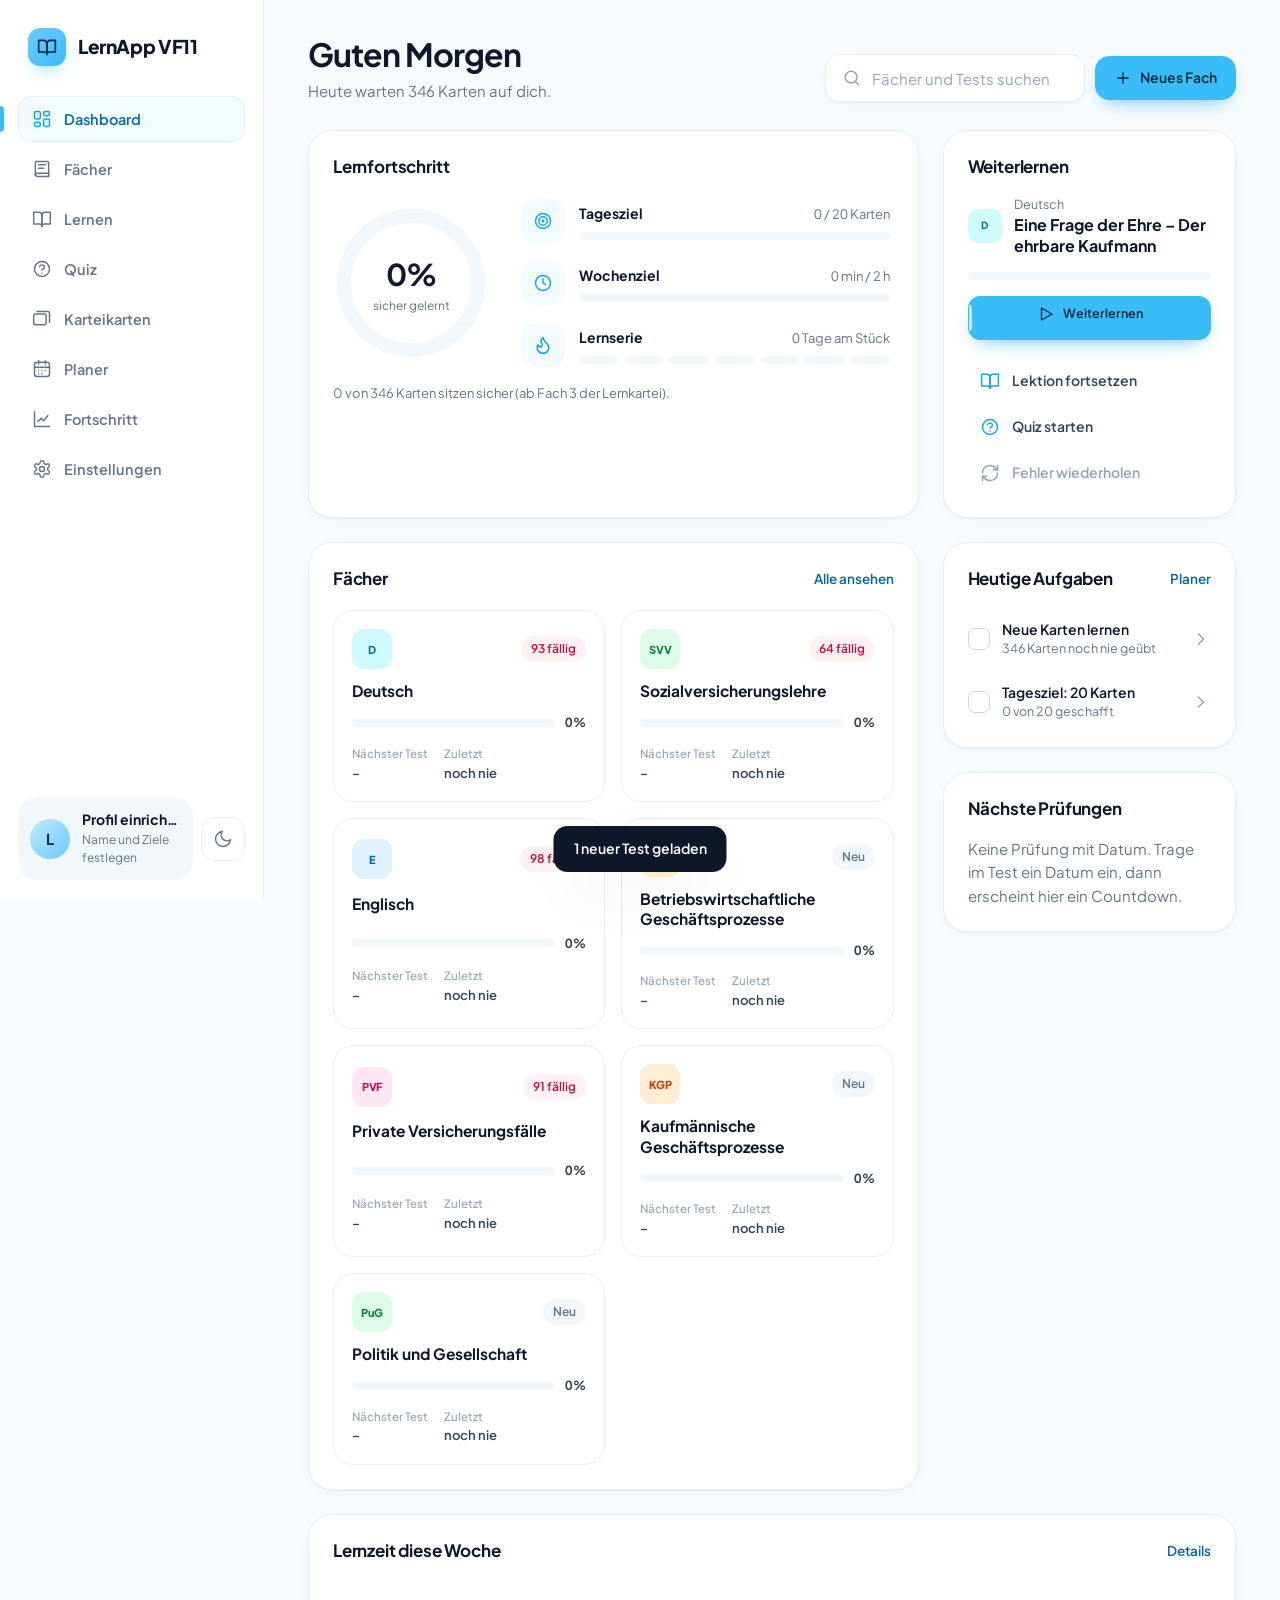
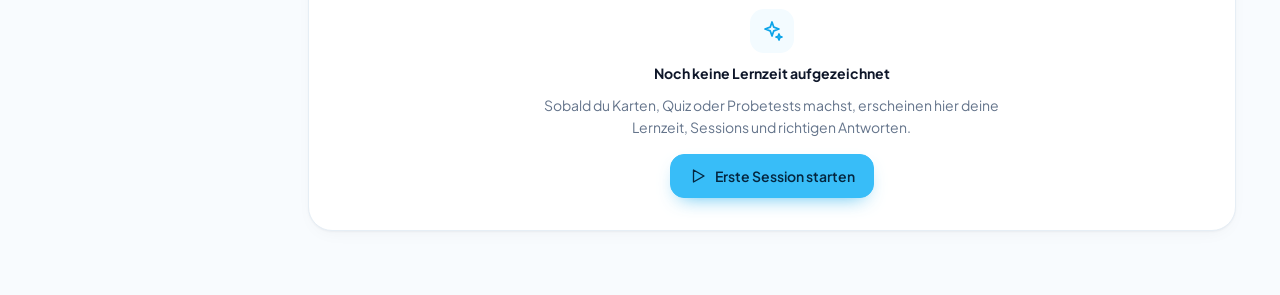
<file: index.html>
<!doctype html>
<html lang="de">
<head>
  <meta charset="utf-8">
  <meta name="viewport" content="width=device-width, initial-scale=1, viewport-fit=cover">
  <title>LernApp VF11</title>
  <meta name="robots" content="noindex">
  <meta name="theme-color" content="#F8FBFE">
  <meta name="apple-mobile-web-app-capable" content="yes">
  <meta name="apple-mobile-web-app-title" content="LernApp VF11">
  <link rel="icon" href="data:image/svg+xml,%3Csvg xmlns='http://www.w3.org/2000/svg' viewBox='0 0 32 32'%3E%3Crect width='32' height='32' rx='9' fill='%2338BDF8'/%3E%3Cpath d='M8 10h6a3 3 0 0 1 3 3v10a2 2 0 0 0-2-2H8zM24 10h-6a3 3 0 0 0-3 3v10a2 2 0 0 1 2-2h7z' fill='none' stroke='%2304263F' stroke-width='1.8' stroke-linejoin='round'/%3E%3C/svg%3E">
  <link rel="preconnect" href="https://fonts.googleapis.com">
  <link rel="preconnect" href="https://fonts.gstatic.com" crossorigin>
  <link href="https://fonts.googleapis.com/css2?family=Plus+Jakarta+Sans:wght@400;500;600;700;800&display=swap" rel="stylesheet">
  <link rel="stylesheet" href="css/design.css">
  <script>
    // Farbschema vor dem ersten Zeichnen setzen (kein helles Aufblitzen im Dunkelmodus)
    try { document.documentElement.dataset.theme = (JSON.parse(localStorage.getItem('lernapp.v1') || '{}').prefs || {}).theme || 'light'; } catch (e) { document.documentElement.dataset.theme = 'light'; }
  </script>
</head>
<body>
  <a class="skip" href="#main">Zum Inhalt springen</a>
  <div class="app">
    <aside id="side" class="side" aria-label="Navigation"></aside>
    <main id="main" tabindex="-1"></main>
  </div>
  <nav id="bottom" class="bottom-nav" aria-label="Navigation"></nav>
  <div class="scrim" aria-hidden="true"></div>
  <div id="toast" role="status" aria-live="polite"></div>
  <dialog id="dialog"></dialog>

  <script>
    if (location.protocol === 'file:') {
      document.getElementById('main').innerHTML =
        '<div class="filewarn"><h1>Bitte über „LernApp starten.bat“ öffnen</h1>' +
        '<p>Die App braucht einen kleinen lokalen Server, damit PDF-Lesen und Texterkennung funktionieren. ' +
        'Doppelklicke im Ordner <b>lernapp</b> auf <b>LernApp starten.bat</b>.</p></div>';
    }
  </script>
  <script type="module" src="js/app.js"></script>
</body>
</html>
</file>
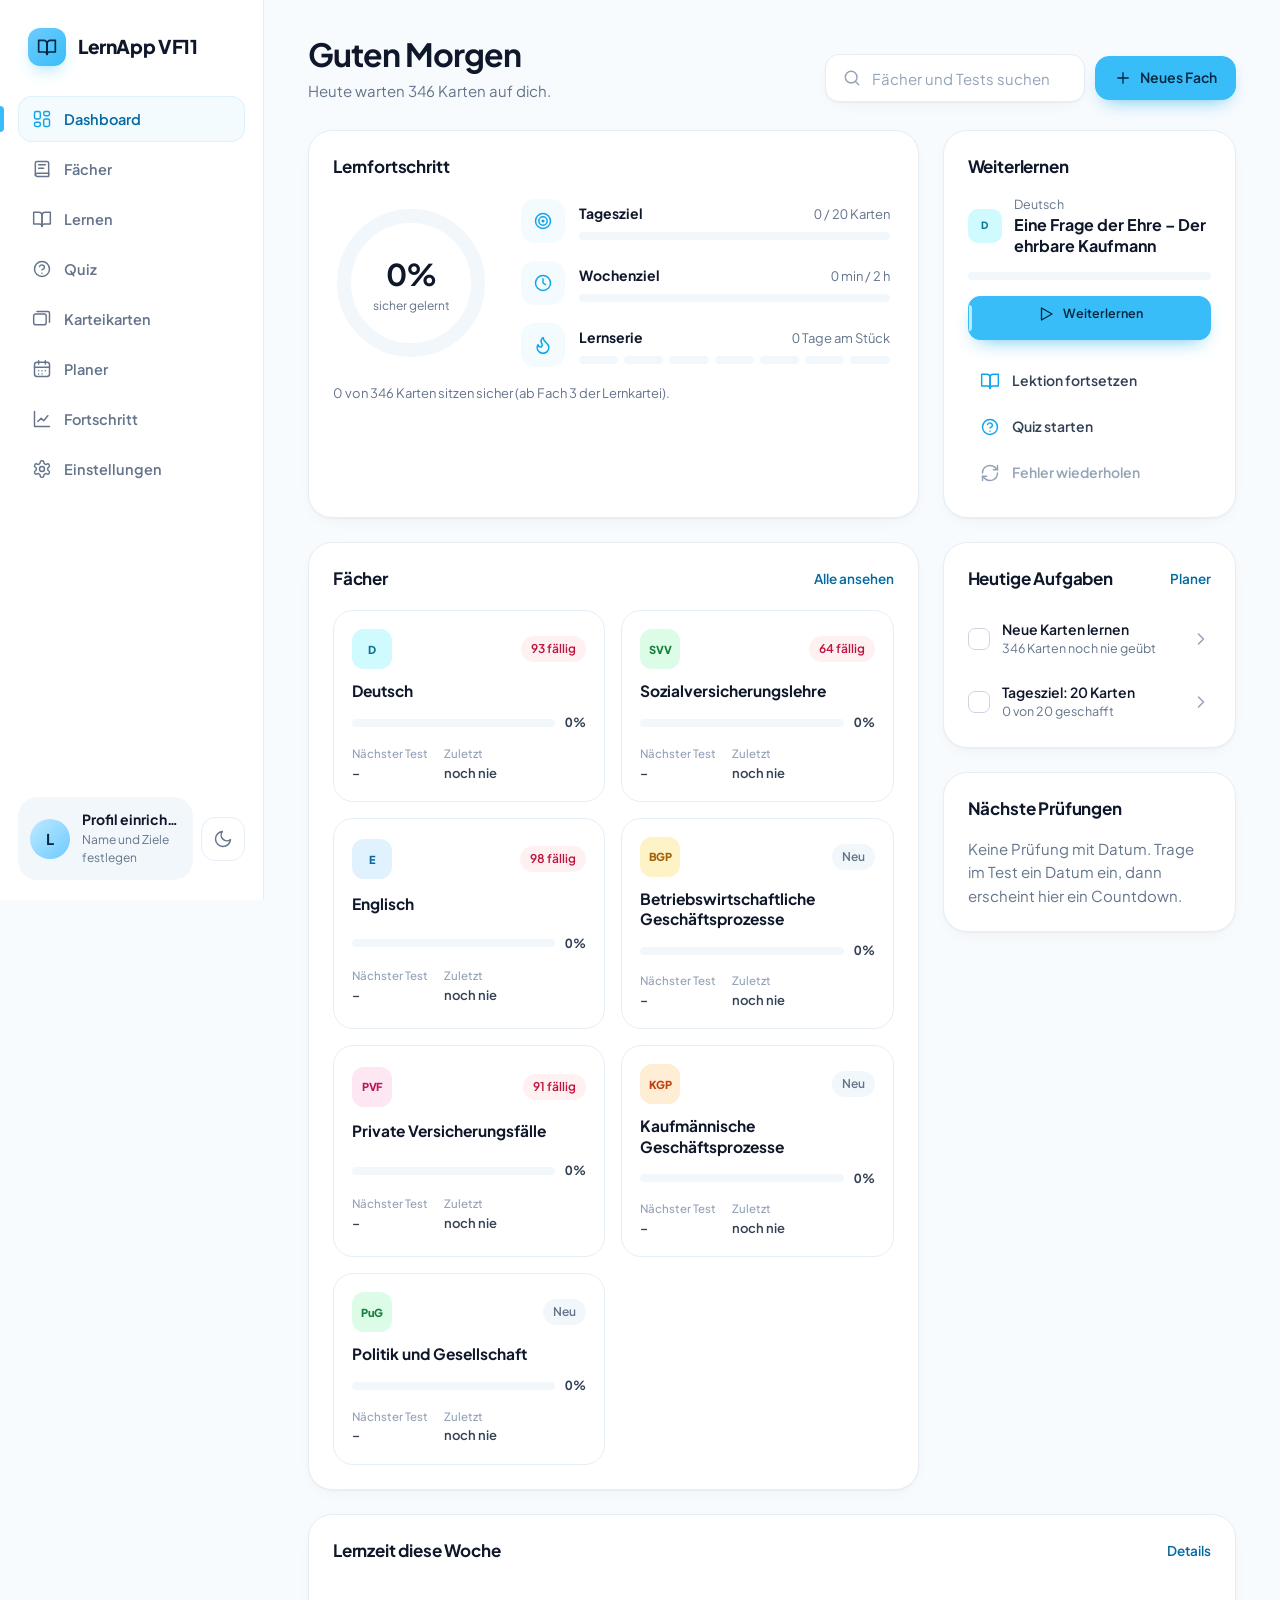
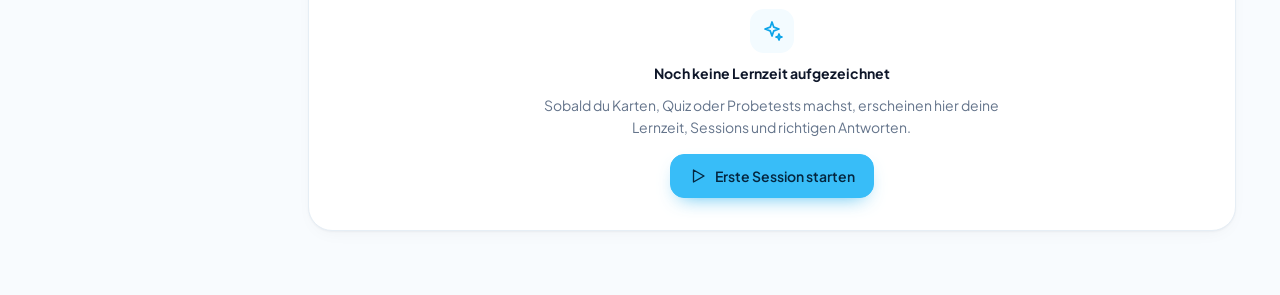
<file: handy/index.html>
<!doctype html>
<html lang="de">
<head>
<meta charset="utf-8">
<meta name="viewport" content="width=device-width, initial-scale=1">
<meta name="robots" content="noindex">
<title>LernApp VF11</title>
<script>location.replace('../' + location.hash);</script>
</head>
<body><p>Die LernApp VF11 ist umgezogen: <a href="../">hier weiter</a>.</p></body>
</html>
</file>
<file: css/design.css>
/* ==========================================================================
   LernApp – Designsystem
   Premium-SaaS-Lernapp: helle Flächen, weiße Karten mit weichen Schatten,
   hellblaue Akzente (nur für Aktives, Fortschritt, Buttons, Diagramme).
   Schrift: Plus Jakarta Sans · Raster 4/8 · Karten 24px, kleine Karten 20px, Buttons/Inputs 14px
   ========================================================================== */
:root {
  /* Farben (Vorgabe) */
  --primary: #6ECBFF;
  --secondary: #BEE9FF;
  --accent: #38BDF8;
  --tint: #F3FBFF;
  --strong: #0EA5E9;
  --bg: #F8FBFE;
  --card: #FFFFFF;
  --ink: #0F172A;
  --muted: #64748B;
  --border: #E6EEF5;
  --soft: #F2F7FB;
  /* abgeleitet */
  --ink-2: #334155;
  --faint: #94A3B8;
  --on-accent: #04263F;          /* dunkle Schrift auf Hellblau – gut lesbar */
  --accent-text: #0369A1;        /* Hellblau als Textfarbe mit genug Kontrast */
  --ok: #16A34A; --ok-soft: #ECFDF3;
  --warn: #D97706; --warn-soft: #FFF7E6;
  --bad: #DC2626; --bad-soft: #FEF2F2;
  /* Form */
  --r-xl: 24px; --r-lg: 20px; --r-md: 14px; --r-sm: 10px;
  --sh-1: 0 1px 2px rgba(15, 23, 42, .04), 0 6px 20px -8px rgba(15, 23, 42, .06);
  --sh-2: 0 2px 6px rgba(15, 23, 42, .05), 0 18px 40px -16px rgba(14, 165, 233, .22);
  --sh-3: 0 24px 60px -20px rgba(15, 23, 42, .28);
  --font: 'Plus Jakarta Sans', 'Segoe UI', system-ui, -apple-system, sans-serif;
  --ease: cubic-bezier(.2, .8, .2, 1);
  --side-w: 264px;
  /* Linien & Zustandsfarben */
  --line-accent: #DDF2FD; --border-hover: #D6E3EE; --border-accent: #D6ECFA; --check-line: #CBD5E1;
  --drop-line: #C9DCEA; --drop-hover: #EAF7FF;
  --gold: #F59E0B; --gold-fill: #FCD34D;
  --hot-bg: #FFF1F2; --hot-fg: #BE123C; --warn-text: #B45309;
  --ok-line: #BBF7D0; --bad-line: #FECACA; --warn-line: #FDE68A;
  --backdrop: rgba(15, 23, 42, .32);
  --toast-bg: #0F172A; --toast-fg: #FFFFFF;
  color-scheme: light;
}

/* ---------- Grundlagen ---------- */
*, *::before, *::after { box-sizing: border-box; }
html, body { margin: 0; min-height: 100%; }
body { background: var(--bg); color: var(--ink); font: 400 15px/1.55 var(--font); -webkit-font-smoothing: antialiased; -webkit-tap-highlight-color: transparent; }
h1, h2, h3, p { margin: 0; }
a { color: var(--accent-text); }
button, input, select, textarea { font: inherit; color: inherit; }
:focus-visible { outline: 3px solid var(--secondary); outline-offset: 2px; border-radius: 10px; }
.ic { width: 20px; height: 20px; flex: none; fill: none; stroke: currentColor; stroke-width: 1.75; stroke-linecap: round; stroke-linejoin: round; }
.skip { position: absolute; left: -999px; }
.skip:focus { left: 16px; top: 16px; z-index: 99; background: var(--card); padding: 8px 12px; border-radius: 10px; }
.muted { color: var(--muted); }
.small { font-size: 13px; }
.hint { color: var(--muted); font-size: 13px; }
.pad-x { padding: 0 24px 20px; }
.center { text-align: center; justify-content: center; }
.stack { display: grid; gap: 24px; align-content: start; }
.mt { margin-top: 24px; }
[hidden] { display: none !important; }

/* ---------- App-Rahmen ---------- */
.app { display: grid; grid-template-columns: var(--side-w) minmax(0, 1fr); min-height: 100vh; }
#main { width: 100%; max-width: 1320px; padding: 36px 44px 64px; outline: none; display: grid; gap: 28px; align-content: start; }

/* Sidebar */
.side {
  position: sticky; top: 0; height: 100vh; overflow-y: auto; display: flex; flex-direction: column; gap: 8px;
  padding: 28px 18px 20px; background: var(--card); border-right: 1px solid var(--border);
}
.logo { display: flex; align-items: center; gap: 12px; padding: 0 10px 22px; color: var(--ink); text-decoration: none; font-weight: 800; font-size: 19px; letter-spacing: -.02em; }
.logo-mark { width: 38px; height: 38px; border-radius: 12px; display: grid; place-items: center; background: linear-gradient(135deg, var(--primary), var(--accent)); color: var(--on-accent); box-shadow: 0 8px 18px -8px rgba(56, 189, 248, .7); }
.logo-mark .ic { width: 20px; height: 20px; stroke-width: 2; }
.nav { display: grid; gap: 4px; }
.nav-item {
  position: relative; display: flex; align-items: center; gap: 12px; min-height: 46px; padding: 10px 14px; border-radius: var(--r-md);
  color: var(--muted); text-decoration: none; font-weight: 600; font-size: 14.5px; transition: background .18s var(--ease), color .18s var(--ease);
}
.nav-item:hover { background: var(--soft); color: var(--ink); }
.nav-item[aria-current="page"] { background: var(--tint); color: var(--accent-text); box-shadow: inset 0 0 0 1px var(--line-accent); }
.nav-item[aria-current="page"]::before { content: ''; position: absolute; left: -18px; top: 10px; bottom: 10px; width: 4px; border-radius: 0 4px 4px 0; background: var(--accent); }
.nav-item[aria-current="page"] .ic { color: var(--strong); }
.userbox { margin-top: auto; display: flex; align-items: center; gap: 12px; padding: 12px; border-radius: var(--r-lg); background: var(--soft); text-decoration: none; color: var(--ink); transition: background .18s; }
.userbox:hover { background: var(--tint); }
.userbox-txt { display: grid; min-width: 0; }
.userbox-txt b { font-size: 14px; white-space: nowrap; overflow: hidden; text-overflow: ellipsis; }
.userbox-txt small { display: flex; align-items: center; gap: 4px; color: var(--muted); font-size: 12px; }
.userbox-txt small .ic { width: 14px; height: 14px; color: var(--gold); }
.avatar { width: 40px; height: 40px; flex: none; border-radius: 50%; display: grid; place-items: center; background: linear-gradient(135deg, var(--secondary), var(--primary)); color: var(--on-accent); font-weight: 700; text-decoration: none; }
.avatar.sm { width: 36px; height: 36px; font-size: 14px; }
.avatar.lg { width: 64px; height: 64px; font-size: 24px; }

/* Mobile-Leiste, Drawer, Bottom-Navigation */
.mobile-bar { display: none; }
.bottom-nav { display: none; }
.scrim { display: none; }

/* ---------- Seitenkopf ---------- */
.page-head { display: flex; justify-content: space-between; align-items: flex-end; gap: 20px; flex-wrap: wrap; }
.page-head h1 { font-size: 32px; line-height: 1.15; font-weight: 700; letter-spacing: -.03em; }
.page-head p { margin-top: 6px; color: var(--muted); font-size: 15px; max-width: 64ch; }
.page-actions { display: flex; gap: 10px; align-items: center; flex-wrap: wrap; }
.title-with-ico { display: inline-flex; align-items: center; gap: 14px; }
.crumbs { display: flex; align-items: center; gap: 6px; font-size: 13px; color: var(--muted); margin-bottom: -16px; flex-wrap: wrap; }
.crumbs a { color: var(--muted); text-decoration: none; font-weight: 500; }
.crumbs a:hover { color: var(--accent-text); }
.crumbs .ic { width: 14px; height: 14px; color: var(--faint); }
.crumbs span { color: var(--ink); font-weight: 600; }

/* ---------- Grid & Karten ---------- */
.dash { display: grid; grid-template-columns: repeat(12, minmax(0, 1fr)); gap: 24px; align-items: start; }
.span-4 { grid-column: span 4; } .span-5 { grid-column: span 5; } .span-6 { grid-column: span 6; }
.span-7 { grid-column: span 7; } .span-8 { grid-column: span 8; } .span-12 { grid-column: span 12; }
.card { background: var(--card); border: 1px solid var(--border); border-radius: var(--r-xl); box-shadow: var(--sh-1); padding: 0 0 4px; min-width: 0; }
.card-head { display: flex; justify-content: space-between; align-items: flex-start; gap: 12px; padding: 22px 24px 16px; }
.card-head h2 { font-size: 17px; font-weight: 700; letter-spacing: -.01em; }
.card-sub { color: var(--muted); font-size: 13px; margin-top: 2px; }
.card-foot { color: var(--muted); font-size: 13px; padding: 4px 24px 20px; }
.link-btn { border: 0; background: none; padding: 4px 0; color: var(--accent-text); font-weight: 600; font-size: 13.5px; text-decoration: none; cursor: pointer; white-space: nowrap; }
.link-btn:hover { color: var(--strong); }

/* ---------- Buttons & Eingaben ---------- */
.btn {
  display: inline-flex; align-items: center; justify-content: center; gap: 8px; min-height: 44px; padding: 10px 18px;
  border-radius: var(--r-md); border: 1px solid var(--border); background: var(--card); color: var(--ink);
  font-weight: 600; font-size: 14px; text-decoration: none; cursor: pointer; white-space: nowrap;
  transition: background .18s var(--ease), border-color .18s var(--ease), transform .12s var(--ease), box-shadow .18s var(--ease);
}
.btn:hover { background: var(--soft); border-color: var(--border-hover); }
.btn:active { transform: translateY(1px) scale(.99); }
.btn.primary { background: var(--accent); border-color: var(--accent); color: var(--on-accent); box-shadow: 0 8px 20px -10px rgba(14, 165, 233, .8); }
.btn.primary:hover { background: var(--primary); border-color: var(--primary); }
.btn.danger { background: var(--bad-soft); border-color: var(--bad-line); color: var(--bad); }
.btn.danger-text { border-color: transparent; background: none; color: var(--bad); margin-right: auto; }
.btn.block { width: 100%; }
.btn.sm { min-height: 36px; padding: 6px 12px; font-size: 13px; border-radius: 12px; }
.btn.small { min-height: 36px; padding: 6px 14px; font-size: 13px; }
.btn.ghost { border-color: transparent; background: none; color: var(--accent-text); }
.btn.disabled, .btn:disabled { opacity: .45; pointer-events: none; }
.btn .ic { width: 18px; height: 18px; }
.btn-row { display: flex; gap: 10px; flex-wrap: wrap; }
.icon-btn { width: 40px; height: 40px; display: inline-grid; place-items: center; border-radius: 12px; border: 1px solid transparent; background: none; color: var(--muted); cursor: pointer; transition: background .18s, color .18s; }
.icon-btn:hover { background: var(--soft); color: var(--ink); }
.icon-btn.star.on { color: var(--gold); }
.icon-btn.star.on .ic { fill: var(--gold-fill); }

input[type="text"], input[type="date"], input[type="number"], input[type="search"], select, textarea {
  width: 100%; min-height: 48px; padding: 12px 16px; border-radius: var(--r-md); border: 1px solid var(--border); background: var(--soft);
  font-size: 15px; color: var(--ink); transition: border-color .18s, background .18s, box-shadow .18s;
}
input::placeholder, textarea::placeholder { color: var(--faint); }
input:focus, select:focus, textarea:focus { outline: none; border-color: var(--primary); background: var(--card); box-shadow: 0 0 0 4px var(--tint); }
textarea { min-height: 110px; resize: vertical; line-height: 1.5; }
label.field, .field { display: grid; gap: 8px; font-weight: 600; font-size: 13.5px; color: var(--ink-2); }
.field .opt { color: var(--faint); font-weight: 500; }
.field-row { display: grid; grid-template-columns: 1fr 1fr; gap: 12px; }
.input-unit { display: flex; align-items: center; gap: 10px; font-weight: 500; color: var(--muted); }
.input-unit input { max-width: 140px; }
.form { display: grid; gap: 16px; padding: 0 24px 24px; justify-items: start; }
.form .field { width: 100%; }
.search { display: flex; align-items: center; gap: 10px; min-width: 260px; height: 48px; padding: 0 16px; border-radius: var(--r-md); border: 1px solid var(--border); background: var(--card); color: var(--faint); box-shadow: var(--sh-1); }
.search input { border: 0; background: none; padding: 0; min-height: 0; height: 100%; box-shadow: none; }
.search input:focus { box-shadow: none; background: none; }
.search:focus-within { border-color: var(--primary); box-shadow: 0 0 0 4px var(--tint); }
.picker { display: flex; align-items: center; gap: 8px; padding: 0 6px 0 14px; height: 46px; border-radius: var(--r-md); border: 1px solid var(--border); background: var(--card); color: var(--muted); box-shadow: var(--sh-1); }
.picker select { border: 0; background: none; min-height: 0; height: 100%; padding: 0 28px 0 0; font-weight: 600; color: var(--ink); max-width: 340px; box-shadow: none; }
.chips { display: flex; gap: 8px; flex-wrap: wrap; padding: 0 24px 12px; }
.chip { border: 1px solid var(--border); background: var(--card); border-radius: 999px; padding: 7px 14px; font-size: 13px; font-weight: 600; color: var(--muted); cursor: pointer; transition: all .18s; }
.chip:hover { color: var(--ink); }
.chip[aria-pressed="true"] { background: var(--tint); border-color: var(--secondary); color: var(--accent-text); }

/* ---------- Badges, Icons ---------- */
.badge { display: inline-flex; align-items: center; height: 26px; padding: 0 10px; border-radius: 999px; font-size: 12px; font-weight: 600; background: var(--soft); color: var(--muted); white-space: nowrap; }
.badge[data-s="faellig"], .badge[data-p="hoch"] { background: var(--hot-bg); color: var(--hot-fg); }
.badge[data-p="mittel"], .badge[data-s="leer"] { background: var(--warn-soft); color: var(--warn-text); }
.badge[data-s="ok"], .badge[data-p="niedrig"] { background: var(--tint); color: var(--accent-text); }
.badge[data-s="neu"] { background: var(--soft); color: var(--muted); }
.prio { font-size: 11px; font-weight: 700; padding: 3px 8px; border-radius: 999px; background: var(--soft); color: var(--muted); text-transform: capitalize; }
.prio[data-p="hoch"] { background: var(--hot-bg); color: var(--hot-fg); }
.prio[data-p="mittel"] { background: var(--warn-soft); color: var(--warn-text); }
.prio[data-p="niedrig"] { background: var(--tint); color: var(--accent-text); }
.subj-ico { --bg: #E0F2FE; --fg: #0369A1; width: 40px; height: 40px; flex: none; border-radius: 12px; display: inline-grid; place-items: center; background: var(--bg); color: var(--fg); font-size: 11px; font-weight: 800; letter-spacing: -.02em; }
.subj-ico[data-tone="lila"] { --bg: #CFFAFE; --fg: #0E7490; }
.subj-ico[data-tone="gruen"] { --bg: #DCFCE7; --fg: #15803D; }
.subj-ico[data-tone="gelb"] { --bg: #FEF3C7; --fg: #A16207; }
.subj-ico[data-tone="pink"] { --bg: #FCE7F3; --fg: #BE185D; }
.subj-ico[data-tone="orange"] { --bg: #FFEDD5; --fg: #C2410C; }
.subj-ico.xs { width: 22px; height: 22px; border-radius: 7px; font-size: 7.5px; }
.subj-ico.sm { width: 34px; height: 34px; border-radius: 10px; font-size: 10px; }
.subj-ico.lg { width: 48px; height: 48px; border-radius: 14px; font-size: 13px; }
.row-ico, .mode-ico, .goal-ico, .kpi-ico { display: inline-grid; place-items: center; flex: none; border-radius: 12px; background: var(--tint); color: var(--strong); }
.row-ico { width: 40px; height: 40px; }
.mode-ico { width: 44px; height: 44px; border-radius: 14px; }
.mode-ico.big { width: 56px; height: 56px; border-radius: 16px; }
.mode-ico.big .ic { width: 26px; height: 26px; }

/* ---------- Fortschritt ---------- */
.meter { position: relative; height: 8px; border-radius: 999px; background: var(--soft); overflow: hidden; }
.meter > i { position: absolute; inset: 0 auto 0 0; border-radius: inherit; background: linear-gradient(90deg, var(--primary), var(--accent)); transition: width .6s var(--ease); }
.meter > i.indet { width: 35%; animation: indet 1.1s ease-in-out infinite alternate; }
@keyframes indet { from { left: 0; } to { left: 65%; } }
.ring .ring-bg { fill: none; stroke: var(--soft); }
.ring .ring-fg { fill: none; stroke: url(#none) var(--accent); stroke-linecap: round; transition: stroke-dashoffset .8s var(--ease); }
.ring-wrap { position: relative; display: grid; place-items: center; }
.ring-wrap.center { padding: 4px 0 8px; }
.ring-label { position: absolute; display: grid; justify-items: center; }
.ring-label b { font-size: 30px; font-weight: 700; letter-spacing: -.03em; }
.ring-label small { font-size: 12px; color: var(--muted); }
.progress-hero { display: grid; grid-template-columns: auto 1fr; gap: 36px; align-items: center; padding: 4px 28px 12px; }
.goal-list { display: grid; gap: 18px; }
.goal { display: grid; grid-template-columns: auto 1fr; gap: 14px; align-items: center; }
.goal-ico { width: 44px; height: 44px; border-radius: 14px; }
.goal > div { display: grid; grid-template-columns: 1fr auto; gap: 2px 12px; align-items: baseline; }
.goal b { font-size: 14px; }
.goal small { color: var(--muted); font-size: 13px; font-variant-numeric: tabular-nums; }
.goal .meter, .goal .streak-dots { grid-column: 1 / -1; margin-top: 6px; }
.streak-dots { display: grid; grid-template-columns: repeat(7, 1fr); gap: 6px; }
.streak-dots i { height: 8px; border-radius: 999px; background: var(--soft); }
.streak-dots i.on { background: linear-gradient(90deg, var(--primary), var(--accent)); }

/* Weiterlernen */
.continue { display: grid; gap: 16px; padding: 0 24px 20px; }
.continue-meta { display: flex; align-items: center; gap: 12px; }
.continue-meta > span { display: grid; min-width: 0; }
.continue-meta small { color: var(--muted); font-size: 12.5px; }
.continue-meta b { font-size: 16px; line-height: 1.3; }
.quick { display: grid; gap: 4px; margin-top: 4px; }
.quick a { display: flex; align-items: center; gap: 12px; padding: 10px 12px; border-radius: var(--r-md); color: var(--ink-2); text-decoration: none; font-weight: 600; font-size: 14px; transition: background .18s; }
.quick a:hover { background: var(--soft); }
.quick a .ic { color: var(--strong); }
.quick a.muted-link { color: var(--faint); }
.quick a.muted-link .ic { color: var(--faint); }

/* Fächer */
.subject-grid { display: grid; grid-template-columns: repeat(auto-fill, minmax(220px, 1fr)); gap: 16px; padding: 0 24px 20px; }
.subject-grid.wide { padding: 0; grid-template-columns: repeat(auto-fill, minmax(260px, 1fr)); gap: 24px; }
.subject {
  display: grid; gap: 12px; padding: 18px; border-radius: var(--r-lg); border: 1px solid var(--border); background: var(--card);
  color: var(--ink); text-decoration: none; text-align: left; cursor: pointer; transition: transform .2s var(--ease), box-shadow .2s var(--ease), border-color .2s;
}
.subject-grid.wide .subject { padding: 22px; border-radius: var(--r-xl); box-shadow: var(--sh-1); }
.subject:hover, .test-card:hover, .mode:hover, .topic:hover { transform: translateY(-2px); box-shadow: var(--sh-2); border-color: var(--border-accent); }
.subject-top { display: flex; justify-content: space-between; align-items: center; }
.subject-name { font-size: 15.5px; font-weight: 700; line-height: 1.3; overflow-wrap: anywhere; hyphens: auto; }
.subject-progress { display: grid; grid-template-columns: 1fr auto; gap: 10px; align-items: center; }
.subject-progress small { font-weight: 700; font-size: 12.5px; color: var(--ink-2); font-variant-numeric: tabular-nums; }
.subject-meta { display: flex; gap: 16px; font-size: 13px; font-weight: 600; color: var(--ink-2); }
.subject-meta small { display: block; font-weight: 500; font-size: 11.5px; color: var(--faint); }
.subject.add { place-content: center; justify-items: center; text-align: center; border-style: dashed; background: transparent; box-shadow: none; color: var(--muted); min-height: 180px; }
.subject.add b { color: var(--ink); }
.add-ico { width: 44px; height: 44px; border-radius: 14px; display: grid; place-items: center; background: var(--tint); color: var(--strong); }

/* Tests */
.test-grid { display: grid; grid-template-columns: repeat(auto-fill, minmax(300px, 1fr)); gap: 24px; }
.test-card { display: grid; gap: 12px; padding: 22px; border-radius: var(--r-xl); border: 1px solid var(--border); background: var(--card); box-shadow: var(--sh-1); color: var(--ink); text-decoration: none; transition: transform .2s var(--ease), box-shadow .2s var(--ease), border-color .2s; }
.test-card-top { display: flex; justify-content: space-between; gap: 12px; align-items: flex-start; }
.test-card-top b { font-size: 16px; line-height: 1.35; }
.test-card > small { color: var(--muted); margin-top: -8px; }

/* Aufgaben */
.tasks { display: grid; gap: 4px; padding: 0 12px 12px; }
.task { position: relative; display: grid; grid-template-columns: auto 1fr auto; gap: 12px; align-items: center; padding: 10px 12px; border-radius: var(--r-md); color: var(--ink); text-decoration: none; cursor: pointer; transition: background .18s; }
.task:hover { background: var(--soft); }
.task input { position: absolute; opacity: 0; pointer-events: none; }
.task-box { width: 22px; height: 22px; border-radius: 7px; border: 1.5px solid var(--check-line); display: grid; place-items: center; color: transparent; transition: all .18s; }
.task-box .ic { width: 14px; height: 14px; stroke-width: 3; }
.task input:focus-visible + .task-box { outline: 3px solid var(--secondary); outline-offset: 2px; }
.task.done .task-box, .task input:checked + .task-box { background: var(--accent); border-color: var(--accent); color: var(--on-accent); }
.task-txt { display: grid; min-width: 0; }
.task-txt b { font-size: 14px; font-weight: 600; line-height: 1.35; }
.task-txt small { color: var(--muted); font-size: 12.5px; }
.task.done .task-txt b { color: var(--faint); text-decoration: line-through; }
.task > .ic { color: var(--faint); }
.task-line { display: grid; grid-template-columns: 1fr auto; align-items: center; gap: 4px; }
.task-line .task { grid-template-columns: auto 1fr auto; }

/* Prüfungen */
.exams { display: grid; gap: 10px; padding: 0 16px 16px; }
.exam { display: grid; grid-template-columns: auto 1fr auto; gap: 14px; align-items: center; padding: 12px; border-radius: var(--r-lg); border: 1px solid var(--border); color: var(--ink); text-decoration: none; transition: background .18s, border-color .18s; }
.exam:hover { background: var(--tint); border-color: var(--secondary); }
.exam-date { width: 54px; height: 58px; border-radius: 14px; display: grid; place-content: center; text-align: center; background: var(--tint); color: var(--accent-text); line-height: 1.1; }
.exam-date b { font-size: 19px; font-weight: 800; color: var(--ink); }
.exam-date small { font-size: 11px; font-weight: 600; }
.exam-txt { display: grid; gap: 2px; min-width: 0; }
.exam-txt b { font-size: 14px; line-height: 1.35; }
.exam-txt small { display: flex; align-items: center; gap: 6px; color: var(--muted); font-size: 12.5px; }

/* Lernzeit-Statistik */
.time-stats { display: grid; grid-template-columns: repeat(4, 1fr); gap: 16px; padding: 0 24px 8px; }
.kpi { display: grid; gap: 2px; }
.kpi small { color: var(--muted); font-size: 12.5px; font-weight: 500; }
.kpi b { font-size: 24px; font-weight: 700; letter-spacing: -.02em; font-variant-numeric: tabular-nums; }
.kpi.big { padding: 4px 24px 16px; }
.kpi.big b { font-size: 40px; }
.delta { font-size: 12px; color: var(--muted); font-weight: 500; }
.delta.up { color: var(--ok); }
.delta.down { color: var(--warn-text); }
.bars { display: grid; grid-template-columns: 36px repeat(var(--n, 7), 1fr); grid-auto-flow: column; grid-template-columns: 36px; grid-auto-columns: 1fr; gap: 10px; padding: 16px 24px 20px; align-items: end; }
.bars-grid { display: grid; height: var(--h); align-content: space-between; color: var(--faint); font-size: 11px; text-align: right; padding-bottom: 22px; }
.bar-col { display: grid; gap: 8px; justify-items: center; }
.bar-track { position: relative; width: 100%; max-width: 40px; height: calc(var(--h) - 22px); border-radius: 10px; background: var(--soft); display: flex; align-items: flex-end; overflow: hidden; }
.bar-track i { display: block; width: 100%; min-height: 0; border-radius: 10px 10px 4px 4px; background: var(--secondary); transition: height .6s var(--ease); }
.bar-col.today .bar-track i { background: linear-gradient(180deg, var(--primary), var(--accent)); }
.bar-col span { font-size: 11.5px; color: var(--muted); font-weight: 600; }
.bar-col.today span { color: var(--accent-text); }

/* Leerer Zustand */
.empty-state { display: grid; justify-items: center; gap: 10px; text-align: center; padding: 28px 24px 28px; color: var(--muted); }
.empty-state > .ic { width: 44px; height: 44px; padding: 10px; border-radius: 14px; background: var(--tint); color: var(--strong); }
.empty-title { color: var(--ink); font-weight: 700; font-size: 16px; }
.empty-state p { max-width: 46ch; font-size: 14px; }
.empty-state .btn { margin-top: 6px; }

/* Listen */
.list { display: grid; padding: 0 12px 12px; }
.list-row { display: flex; align-items: center; gap: 14px; width: 100%; padding: 12px; border-radius: var(--r-md); border: 0; background: none; color: var(--ink); text-decoration: none; text-align: left; cursor: pointer; transition: background .18s; }
a.list-row:hover, button.list-row:hover, label.list-row:hover, summary:hover { background: var(--soft); }
.list-row > .ic { color: var(--faint); }
.list-row.danger b { color: var(--bad); }
.list-row.danger .row-ico { background: var(--bad-soft); color: var(--bad); }
.lr-txt { display: grid; gap: 2px; flex: 1; min-width: 0; }
.lr-txt b { font-size: 14.5px; font-weight: 600; line-height: 1.35; }
.lr-txt small { color: var(--muted); font-size: 12.5px; }
.lr-right { display: grid; justify-items: end; }
.lr-right small { color: var(--muted); font-size: 12px; }
.lr-bar { display: grid; grid-template-columns: 120px auto; gap: 10px; align-items: center; }
.lr-bar small { font-weight: 700; font-size: 12.5px; min-width: 36px; text-align: right; }
.row-actions { display: flex; gap: 6px; align-items: center; }
details.list-row { display: block; padding: 0; }
details.list-row summary { list-style: none; display: flex; align-items: center; gap: 14px; padding: 12px; border-radius: var(--r-md); cursor: pointer; }
details.list-row summary::-webkit-details-marker { display: none; }
details.list-row summary > .ic { color: var(--gold); fill: var(--gold-fill); }
.disclose-body { padding: 4px 16px 16px 46px; color: var(--ink-2); font-size: 14px; line-height: 1.65; }
.grade-chip { width: 40px; height: 40px; border-radius: 12px; display: grid; place-items: center; font-weight: 800; font-size: 17px; background: var(--tint); color: var(--accent-text); }
.grade-chip[data-g="4"], .grade-chip[data-g="5"], .grade-chip[data-g="6"] { background: var(--warn-soft); color: var(--warn-text); }

/* Tabs */
.tabs { display: flex; gap: 4px; padding: 4px; border-radius: var(--r-md); background: var(--soft); border: 1px solid var(--border); justify-self: start; max-width: 100%; overflow-x: auto; scrollbar-width: none; }
.tabs a { display: inline-flex; align-items: center; gap: 8px; padding: 9px 16px; border-radius: 11px; color: var(--muted); font-weight: 600; font-size: 14px; text-decoration: none; white-space: nowrap; transition: all .18s; }
.tabs a:hover { color: var(--ink); }
.tabs a[aria-current="page"] { background: var(--card); color: var(--ink); box-shadow: var(--sh-1); }
.tabs .count { font-size: 11.5px; padding: 1px 7px; border-radius: 999px; background: var(--tint); color: var(--accent-text); }

/* Lernmodi */
.mode-grid { display: grid; grid-template-columns: repeat(auto-fill, minmax(200px, 1fr)); gap: 16px; padding: 0 24px 20px; }
.mode { display: grid; gap: 8px; align-content: start; padding: 18px; border-radius: var(--r-lg); border: 1px solid var(--border); background: var(--card); color: var(--ink); text-decoration: none; transition: transform .2s var(--ease), box-shadow .2s var(--ease), border-color .2s; }
.mode b { font-size: 15px; margin-top: 4px; }
.mode small { color: var(--muted); font-size: 13px; line-height: 1.45; }
.mode.disabled { opacity: .45; pointer-events: none; }
.exam-cta { display: grid; gap: 14px; justify-items: start; padding: 0 24px 22px; }
.exam-cta p { color: var(--muted); font-size: 14px; }
.topic-grid { display: grid; grid-template-columns: repeat(auto-fill, minmax(280px, 1fr)); gap: 12px; padding: 0 24px 20px; }
.topic { display: flex; align-items: center; gap: 14px; padding: 14px; border-radius: var(--r-lg); border: 1px solid var(--border); color: var(--ink); text-decoration: none; transition: transform .2s var(--ease), box-shadow .2s var(--ease), border-color .2s; }
.topic > .ic { color: var(--faint); }
.plan-strip { display: flex; gap: 10px; overflow-x: auto; padding: 0 24px 22px; scrollbar-width: thin; }
.plan-day { flex: 0 0 auto; min-width: 84px; display: grid; gap: 2px; justify-items: center; padding: 12px 10px; border-radius: var(--r-md); background: var(--soft); font-size: 12px; color: var(--muted); }
.plan-day b { font-size: 18px; color: var(--ink); }
.plan-day.today { background: var(--tint); box-shadow: inset 0 0 0 1.5px var(--accent); }
.plan-day.exam { background: var(--accent); color: var(--on-accent); }
.plan-day.exam b { color: var(--on-accent); }

/* Material */
.drop { display: grid; justify-items: center; gap: 8px; margin: 0 24px; padding: 34px 20px; text-align: center; border: 1.5px dashed var(--drop-line); border-radius: var(--r-lg); background: var(--tint); cursor: pointer; transition: border-color .18s, background .18s; }
.drop:hover, .drop.over { border-color: var(--accent); background: var(--drop-hover); }
.drop-ico { width: 52px; height: 52px; border-radius: 16px; display: grid; place-items: center; background: var(--card); color: var(--strong); box-shadow: var(--sh-1); }
.drop b { font-size: 15px; }
.drop small { color: var(--muted); font-size: 13px; }
.drop-actions { display: flex; gap: 10px; flex-wrap: wrap; padding: 16px 24px 0; }
.progress-line { display: grid; gap: 8px; margin: 16px 24px 0; padding: 14px 16px; border-radius: var(--r-md); background: var(--soft); }
.progress-line small { color: var(--muted); }

/* Kartenliste */
.toolbar { display: flex; justify-content: space-between; gap: 12px; flex-wrap: wrap; padding: 22px 24px 14px; }
.toolbar .search { box-shadow: none; flex: 1; max-width: 420px; }
.toolbar-actions { display: flex; gap: 10px; flex-wrap: wrap; }
.card .hint { padding: 0 24px 12px; }
.card-table { display: grid; padding: 0 12px 12px; }
.card-item { display: grid; grid-template-columns: 1fr 1fr auto; gap: 20px; padding: 14px 12px; border-top: 1px solid var(--border); align-items: start; }
.card-item small { display: block; color: var(--faint); font-size: 11.5px; font-weight: 600; margin-bottom: 2px; }
.card-item .q { font-weight: 600; }
.card-item [contenteditable] { border-radius: 8px; padding: 2px 6px; margin: -2px -6px; font-size: 14px; line-height: 1.5; }
.card-item [contenteditable]:hover { background: var(--soft); }
.card-item [contenteditable]:focus { outline: none; background: var(--tint); box-shadow: 0 0 0 2px var(--secondary); }
.card-item-actions { display: flex; gap: 2px; }

/* Spickzettel */
.terms { display: flex; flex-wrap: wrap; gap: 8px; padding: 0 24px 22px; }
.term { padding: 7px 14px; border-radius: 999px; background: var(--tint); color: var(--accent-text); font-size: 13.5px; font-weight: 600; }
.glossary { display: grid; grid-template-columns: minmax(120px, max-content) 1fr; gap: 10px 20px; padding: 0 24px 22px; margin: 0; }
.glossary dt { font-weight: 700; font-size: 14px; }
.glossary dd { margin: 0; color: var(--ink-2); font-size: 14px; }
.key-list { margin: 0; padding: 0 24px 22px 44px; display: grid; gap: 12px; line-height: 1.65; font-size: 14.5px; color: var(--ink-2); }
mark { background: linear-gradient(transparent 55%, var(--secondary) 55%); color: inherit; padding: 0 1px; }

/* Lernkartei-Diagramm */
.box-chart { display: grid; grid-template-columns: repeat(6, 1fr); gap: 12px; padding: 8px 24px 22px; align-items: end; }
.box-col { display: grid; gap: 8px; justify-items: center; }
.box-col b { font-size: 15px; font-variant-numeric: tabular-nums; }
.box-col small { font-size: 12px; color: var(--muted); font-weight: 600; }
.box-track { width: 100%; max-width: 54px; height: 120px; border-radius: 12px; background: var(--soft); display: flex; align-items: flex-end; overflow: hidden; }
.box-track i { display: block; width: 100%; background: var(--secondary); border-radius: 12px 12px 4px 4px; }
.box-track i.sure { background: linear-gradient(180deg, var(--primary), var(--accent)); }

/* ---------- Lernen (Leseansicht) ---------- */
.learn-layout { display: grid; grid-template-columns: 300px minmax(0, 1fr); gap: 24px; align-items: start; }
.modules { position: sticky; top: 24px; display: grid; gap: 0; padding-bottom: 18px; }
.modules > .meter { margin: 0 24px 14px; }
.modules > .btn { margin: 8px 18px 0; width: auto; }
.module-list { display: grid; gap: 2px; padding: 0 12px; }
.module { display: flex; align-items: center; gap: 12px; padding: 10px 12px; border-radius: var(--r-md); color: var(--ink-2); text-decoration: none; font-weight: 600; font-size: 13.5px; line-height: 1.35; transition: background .18s; }
.module:hover { background: var(--soft); }
.module.active { background: var(--tint); color: var(--accent-text); }
.module-num { width: 28px; height: 28px; flex: none; border-radius: 9px; display: grid; place-items: center; background: var(--soft); color: var(--muted); font-size: 12px; font-weight: 700; }
.module.active .module-num { background: var(--accent); color: var(--on-accent); }
.module.done .module-num { background: var(--ok-soft); color: var(--ok); }
.module-num .ic { width: 14px; height: 14px; stroke-width: 3; }
.reader { padding: 0; }
.reader-head { display: flex; justify-content: space-between; gap: 16px; align-items: flex-start; padding: 28px 36px 12px; }
.reader-head small { color: var(--accent-text); font-weight: 600; font-size: 12.5px; }
.reader-head h2 { font-size: 24px; font-weight: 700; letter-spacing: -.02em; line-height: 1.25; margin-top: 4px; }
.summary { margin: 8px 36px 20px; padding: 18px 20px; border-radius: var(--r-lg); background: var(--tint); border: 1px solid var(--line-accent); }
.summary b { display: flex; align-items: center; gap: 8px; color: var(--accent-text); font-size: 14px; }
.summary b .ic { width: 18px; height: 18px; }
.summary ul { margin: 10px 0 0; padding-left: 20px; display: grid; gap: 6px; font-size: 14px; color: var(--ink-2); line-height: 1.55; }
.reader-text { padding: 0 36px; display: grid; gap: 14px; font-size: 16px; line-height: 1.75; color: var(--ink-2); max-width: 78ch; }
.note-box { display: grid; gap: 10px; margin: 28px 36px 0; }
.note-box b { display: flex; align-items: center; gap: 8px; font-size: 14px; }
.reader-foot { display: flex; gap: 10px; flex-wrap: wrap; padding: 24px 36px 30px; border-top: 1px solid var(--border); margin-top: 24px; }
.reader-foot #markDone { margin-left: auto; }

/* ---------- Karteikarten-Start ---------- */
.flash-start { display: grid; grid-template-columns: auto 1fr; gap: 28px; align-items: center; padding: 28px; }
.flash-preview { width: 150px; height: 112px; border-radius: var(--r-lg); display: grid; place-items: center; background: linear-gradient(135deg, var(--tint), var(--secondary)); color: var(--strong); box-shadow: inset 0 0 0 1px var(--line-accent); transform: rotate(-4deg); }
.flash-preview .ic { width: 44px; height: 44px; stroke-width: 1.5; }
.flash-start-txt { display: grid; gap: 12px; }
.flash-start-txt h2 { font-size: 22px; font-weight: 700; letter-spacing: -.02em; }

/* ---------- Planer ---------- */
.week { display: grid; grid-template-columns: repeat(7, minmax(0, 1fr)); gap: 12px; padding: 0 24px 24px; }
.week-day { display: grid; grid-template-rows: auto 1fr; gap: 10px; min-height: 200px; padding: 12px; border-radius: var(--r-lg); background: var(--soft); }
.week-day header { display: flex; align-items: baseline; gap: 8px; }
.week-day header small { color: var(--muted); font-weight: 600; font-size: 12px; }
.week-day header b { font-size: 20px; font-weight: 700; }
.week-day.today { background: var(--tint); box-shadow: inset 0 0 0 1.5px var(--accent); }
.week-day.past { opacity: .6; }
.week-items { display: grid; gap: 6px; align-content: start; }
.block { position: relative; display: flex; align-items: flex-start; gap: 8px; padding: 8px 10px 8px 12px; border-radius: 12px; background: var(--card); color: var(--ink); text-decoration: none; font-size: 12.5px; font-weight: 600; line-height: 1.35; box-shadow: var(--sh-1); overflow-wrap: anywhere; }
.block::before { content: ''; position: absolute; left: 0; top: 8px; bottom: 8px; width: 3px; border-radius: 0 3px 3px 0; background: var(--secondary); }
.block[data-k="probe"]::before { background: var(--primary); }
.block[data-k="exam"]::before { background: var(--strong); }
.block[data-k="exam"] { background: var(--accent); color: var(--on-accent); }
.block[data-k="task"]::before { background: var(--gold-fill); }
.task-block input { margin: 2px 0 0; accent-color: var(--accent); }
.task-block.done span { text-decoration: line-through; color: var(--faint); }
.week-empty { color: var(--faint); font-size: 12px; }
.legend { display: flex; gap: 14px; flex-wrap: wrap; align-items: center; color: var(--muted); font-size: 12px; font-weight: 500; }
.legend i { display: inline-block; width: 10px; height: 10px; border-radius: 3px; margin-right: 6px; vertical-align: -1px; background: var(--secondary); }
.legend i[data-k="probe"] { background: var(--primary); } .legend i[data-k="exam"] { background: var(--strong); } .legend i[data-k="task"] { background: var(--gold-fill); }

/* ---------- Fortschritt ---------- */
.kpi-row { display: grid; grid-template-columns: repeat(4, minmax(0, 1fr)); gap: 24px; }
.kpi-card { display: grid; gap: 4px; padding: 22px; }
.kpi-card small { color: var(--muted); font-size: 13px; font-weight: 500; margin-top: 10px; }
.kpi-card b { font-size: 28px; font-weight: 700; letter-spacing: -.03em; font-variant-numeric: tabular-nums; }
.kpi-ico { width: 44px; height: 44px; border-radius: 14px; }
.heat-wrap { display: flex; gap: 8px; padding: 4px 24px 8px; overflow-x: auto; }
.heat-labels { display: grid; grid-template-rows: repeat(7, 14px); gap: 4px; font-size: 10.5px; color: var(--faint); }
.heat { display: flex; gap: 4px; }
.heat-col { display: grid; grid-template-rows: repeat(7, 14px); gap: 4px; }
.heat i, .heat-legend i { width: 14px; height: 14px; border-radius: 4px; background: var(--soft); }
.heat i[data-l="1"], .heat-legend i[data-l="1"] { background: var(--secondary); }
.heat i[data-l="2"], .heat-legend i[data-l="2"] { background: var(--primary); }
.heat i[data-l="3"], .heat-legend i[data-l="3"] { background: var(--accent); }
.heat i[data-l="4"], .heat-legend i[data-l="4"] { background: var(--strong); }
.heat i[data-l="f"] { background: transparent; box-shadow: inset 0 0 0 1px var(--border); }
.heat-legend { display: flex; align-items: center; gap: 4px; padding: 6px 24px 20px; font-size: 11.5px; color: var(--muted); }
.heat-legend span { margin: 0 4px; }
.dist { display: grid; gap: 14px; padding: 0 24px 22px; }
.dist-row { display: grid; grid-template-columns: minmax(0, 1fr) 90px auto; gap: 12px; align-items: center; font-size: 13.5px; }
.dist-name { display: flex; align-items: center; gap: 8px; font-weight: 600; min-width: 0; white-space: nowrap; overflow: hidden; text-overflow: ellipsis; }
.dist-track { height: 8px; border-radius: 999px; background: var(--soft); overflow: hidden; }
.dist-track i { display: block; height: 100%; border-radius: inherit; background: var(--accent); }
.dist-row b { font-variant-numeric: tabular-nums; font-size: 13px; }

/* Einstellungen */
.profile-row { display: flex; gap: 16px; align-items: center; width: 100%; }
.profile-row .field { flex: 1; }

/* ---------- Dialog ---------- */
#dialog { width: min(540px, calc(100vw - 32px)); max-height: calc(100vh - 48px); overflow-y: auto; padding: 0; border: 0; border-radius: var(--r-xl); background: var(--card); color: var(--ink); box-shadow: var(--sh-3); }
#dialog[open] { animation: pop .22s var(--ease); }
@keyframes pop { from { opacity: 0; transform: translateY(8px) scale(.98); } }
#dialog::backdrop { background: var(--backdrop); backdrop-filter: blur(3px); }
#dialog form { display: grid; gap: 18px; padding: 28px; }
#dialog h2 { font-size: 20px; font-weight: 700; letter-spacing: -.02em; }
#dialog .list { padding: 0; }
.dialog-actions { display: flex; gap: 10px; justify-content: flex-end; flex-wrap: wrap; margin-top: 4px; }
.swatches { display: flex; gap: 12px; flex-wrap: wrap; }
.swatches label { position: relative; cursor: pointer; }
.swatches input { position: absolute; opacity: 0; }
.swatches .subj-ico { width: 38px; height: 38px; }
.swatches input:checked + .subj-ico { box-shadow: 0 0 0 3px var(--card), 0 0 0 5px var(--accent); }
.swatches input:focus-visible + .subj-ico { outline: 3px solid var(--secondary); outline-offset: 4px; }

/* Toast */
#toast { position: fixed; left: 50%; bottom: 28px; z-index: 80; transform: translate(-50%, 140%); padding: 12px 20px; border-radius: var(--r-md); background: var(--toast-bg); color: var(--toast-fg); font-weight: 600; font-size: 14px; box-shadow: var(--sh-3); transition: transform .28s var(--ease); max-width: calc(100vw - 32px); }
#toast.show { transform: translate(-50%, 0); }
#toast:not(.show) { visibility: hidden; transition: transform .28s var(--ease), visibility 0s .28s; }

/* ==========================================================================
   Lern-Sessions (Markup aus learn.js)
   ========================================================================== */
body.in-session #main { max-width: 860px; margin: 0 auto; }
.session { width: 100%; max-width: 760px; margin: 0 auto; display: grid; gap: 22px; }
.session-top { display: grid; grid-template-columns: auto 1fr auto; gap: 16px; align-items: center; }
.session-top .btn { min-height: 38px; }
.session-top .bar { height: 8px; border-radius: 999px; background: var(--card); box-shadow: inset 0 0 0 1px var(--border); overflow: hidden; }
.session-top .bar i { display: block; height: 100%; border-radius: inherit; background: linear-gradient(90deg, var(--primary), var(--accent)) !important; transition: width .4s var(--ease); }
.counter { font-size: 13px; font-weight: 700; color: var(--muted); font-variant-numeric: tabular-nums; }
.session > div:nth-child(2) .small.muted { font-size: 13px; color: var(--accent-text); font-weight: 600; }
.session h2 { font-size: 28px; font-weight: 700; letter-spacing: -.03em; }
.question, form.question { display: grid; gap: 18px; padding: 28px; background: var(--card); border: 1px solid var(--border); border-radius: var(--r-xl); box-shadow: var(--sh-1); }
.question .qtext { font-size: 20px; font-weight: 700; line-height: 1.45; letter-spacing: -.01em; }
.question .qtext .gap { display: inline-block; min-width: 4.5em; border-bottom: 3px solid var(--accent); }
.question .row > .small.muted, .question > .small.muted { font-size: 13px; }
.opts { display: grid; gap: 10px; }
.opt { display: grid; grid-template-columns: 32px 1fr; gap: 14px; align-items: center; width: 100%; min-height: 58px; padding: 12px 16px; text-align: left; border: 1.5px solid var(--border); border-radius: var(--r-lg); background: var(--card); color: var(--ink); font-size: 15px; font-weight: 500; cursor: pointer; transition: border-color .18s, background .18s, transform .12s, box-shadow .18s; }
.opt:hover:not(:disabled) { border-color: var(--primary); background: var(--tint); box-shadow: var(--sh-1); }
.opt:active:not(:disabled) { transform: scale(.99); }
.opt:focus { outline: none; }
.opt .key { width: 32px; height: 32px; border-radius: 10px; display: grid; place-items: center; background: var(--soft); color: var(--muted); font-size: 13px; font-weight: 700; }
.opt.check.on { border-color: var(--accent); background: var(--tint); }
.opt.check.on .key { background: var(--accent); color: var(--on-accent); }
.opt.right { border-color: var(--ok-line); background: var(--ok-soft); }
.opt.right .key { background: var(--ok); color: #fff; }
.opt.wrong { border-color: var(--bad-line); background: var(--bad-soft); }
.opt.wrong .key { background: var(--bad); color: #fff; }
.opt.missed { border: 1.5px dashed var(--ok); }
.opt:disabled { cursor: default; color: var(--ink); }
.feedback { padding: 16px 18px; border-radius: var(--r-lg); border: 0; font-size: 14.5px; line-height: 1.55; }
.feedback b { display: block; font-size: 16px; margin-bottom: 2px; }
.feedback.ok { background: var(--ok-soft); }
.feedback.ok b { color: var(--ok); }
.feedback.no { background: var(--bad-soft); }
.feedback.no b { color: var(--bad); }
.feedback .src { margin-top: 6px; font-size: 13px; color: var(--muted); }
/* Klassenarbeit */
.ka { display: grid; gap: 22px; text-align: left; }
.ka-top { display: flex; flex-wrap: wrap; justify-content: space-between; gap: 12px; align-items: flex-end; border-bottom: 2px solid var(--ink); padding-bottom: 12px; }
.ka-meta { display: flex; flex-wrap: wrap; gap: 6px; }
.ka-meta span { font-size: 12.5px; font-weight: 600; padding: 4px 10px; border-radius: 999px; background: var(--soft); color: var(--muted); }
.ka-parts { display: grid; gap: 8px; }
.ka-parts > div { display: flex; flex-wrap: wrap; justify-content: space-between; gap: 4px 12px; padding: 10px 0; border-bottom: 1px solid var(--border); font-size: 15px; }
.ka-pts { font-size: 12.5px; font-weight: 700; color: var(--muted); white-space: nowrap; }
.ka-sel { font: inherit; font-size: 13px; padding: 2px 4px; border-radius: 8px; border: 1px solid var(--border); background: var(--card); color: var(--ink); }
.review h3 { margin-top: 8px; }
.review .item b.small { white-space: nowrap; }

/* Berichtigung: falsch durchgestrichen, richtig darunter */
.fix { display: grid; gap: 6px; margin-top: 8px; font-size: 14.5px; text-align: left; }
.fix-row { display: grid; grid-template-columns: 110px minmax(0, 1fr); gap: 10px; align-items: baseline; padding: 8px 12px; border-radius: var(--r-sm); background: var(--card); }
.fix-row.no s { color: var(--bad); text-decoration-thickness: 2px; }
.fix-row.ok { box-shadow: inset 3px 0 0 var(--ok); }
.fix-right { color: var(--ok); font-weight: 700; }
.fix-label { font-size: 12px; font-weight: 600; color: var(--muted); text-transform: uppercase; letter-spacing: .03em; }
.fix-why { font-size: 13.5px; color: var(--ink); padding: 0 2px; }
.fix-doc { font-size: 13px; color: var(--muted); padding: 0 2px; }
a.fix-doc { color: var(--accent-text); font-weight: 600; text-decoration: none; }
@media (max-width: 560px) { .fix-row { grid-template-columns: 1fr; gap: 2px; } }
#fb .row.end { margin-top: 14px; display: flex; justify-content: flex-end; }
#act { display: flex; justify-content: flex-end; }
.row { display: flex; gap: 10px; flex-wrap: wrap; align-items: center; }
.row.end { justify-content: flex-end; }
.tf { display: grid; grid-template-columns: 1fr 1fr; gap: 12px; }
.tf .btn { min-height: 56px; font-size: 15px; }
.btn.know { background: var(--ok-soft); border-color: var(--ok-line); color: var(--ok); }
.btn.dont { background: var(--bad-soft); border-color: var(--bad-line); color: var(--bad); }
.btn.hard { background: var(--warn-soft); border-color: var(--warn-line); color: var(--warn-text); }
.answer-row { display: grid; grid-template-columns: 1fr 1fr; gap: 12px; }
.answer-row.three { grid-template-columns: repeat(3, 1fr); }
.answer-row .btn { min-height: 54px; }
kbd { display: none; }

/* Karteikarte */
.flash, .flash:focus { cursor: pointer; outline: none; }
.flash-inner { position: relative; min-height: 360px; }
.face { position: absolute; inset: 0; display: grid; align-content: safe center; gap: 14px; padding: 60px 40px 48px; text-align: center; overflow-y: auto;
  background: var(--card); border: 1px solid var(--border); border-radius: 28px; box-shadow: var(--sh-2); color: var(--ink); }
.flash .face.back { display: none; }
.flash.flipped .face.front { display: none; }
.flash.flipped .face.back { display: grid; animation: flip-in .32s var(--ease); }
@keyframes flip-in { from { transform: perspective(1200px) rotateY(-75deg); opacity: .5; } }
.face .type { position: absolute; top: 22px; left: 28px; padding: 4px 10px; border-radius: 999px; background: var(--tint); color: var(--accent-text); font-size: 12px; font-weight: 700; }
.face .hint { position: absolute; bottom: 18px; left: 0; right: 0; font-size: 12.5px; color: var(--faint); }
.face .front-text { font-size: 26px; font-weight: 700; line-height: 1.35; letter-spacing: -.02em; }
.face .back-text { font-size: 18px; line-height: 1.6; color: var(--ink-2); }
.face .back-text.long { font-size: 15.5px; text-align: left; }
.face .back-q { font-size: 13.5px; color: var(--muted); }
.face.back { background: linear-gradient(180deg, var(--tint), var(--card) 40%); }
.boxes { display: flex; gap: 6px; justify-content: center; }
.boxes span { width: 34px; height: 6px; border-radius: 999px; background: var(--border); }
.boxes span.on { background: var(--accent); }

/* Zuordnen */
.match { display: grid; grid-template-columns: 1fr 1fr; gap: 12px 20px; }
.match .col { display: grid; gap: 10px; align-content: start; }
.tile { padding: 14px 16px; min-height: 58px; border: 1.5px solid var(--border); border-radius: var(--r-lg); background: var(--card); text-align: left; font-size: 14px; line-height: 1.45; color: var(--ink); cursor: pointer; transition: all .18s; }
.tile:hover:not(:disabled) { border-color: var(--primary); background: var(--tint); }
.tile:focus { outline: none; }
.tile.sel { border-color: var(--accent); background: var(--tint); box-shadow: 0 0 0 3px var(--secondary); }
.tile.done { border-color: var(--ok-line); background: var(--ok-soft); color: var(--ok); cursor: default; }
.tile.shake { animation: shake .35s; border-color: var(--bad-line); }
@keyframes shake { 25% { transform: translateX(-5px); } 75% { transform: translateX(5px); } }

/* Ergebnis */
.result { display: grid; gap: 18px; justify-items: center; text-align: center; padding: 36px 28px; background: var(--card); border: 1px solid var(--border); border-radius: var(--r-xl); box-shadow: var(--sh-1); }
.due-num { font-size: 56px; font-weight: 800; letter-spacing: -.04em; font-variant-numeric: tabular-nums; }
.grade { font-size: 88px; font-weight: 800; letter-spacing: -.05em; line-height: 1; background: linear-gradient(135deg, var(--primary), var(--strong)); -webkit-background-clip: text; background-clip: text; color: transparent; }
.margin-note { color: var(--muted); font-size: 15px; font-weight: 600; }
.review { display: grid; gap: 10px; width: 100%; text-align: left; }
.review h3 { font-size: 16px; }
.review .item { padding: 14px 16px; border-radius: var(--r-md); background: var(--bad-soft); font-size: 14px; display: grid; gap: 4px; }
.review .item.ok { background: var(--ok-soft); }
.result > .row { justify-content: center; }
.sheet.pad { padding: 28px; background: var(--card); border: 1px solid var(--border); border-radius: var(--r-xl); box-shadow: var(--sh-1); }
.sheet.pad h1 { font-size: 26px; letter-spacing: -.02em; }
.sheet.pad .chip input { accent-color: var(--accent); margin-right: 6px; }
.sheet.pad label.row input[type="checkbox"] { accent-color: var(--accent); width: 18px; height: 18px; }

/* Originalblatt */
dialog.viewer { width: 100vw; height: 100dvh; max-width: none; max-height: none; margin: 0; padding: 0; border: 0; background: var(--bg); color: var(--ink); }
dialog.viewer[open] { display: grid; grid-template-rows: auto minmax(0, 1fr); }
.viewer-bar { display: flex; flex-wrap: wrap; gap: 10px 14px; align-items: center; justify-content: space-between; padding: calc(12px + env(safe-area-inset-top, 0px)) 24px 12px; background: var(--card); border-bottom: 1px solid var(--border); }
.viewer-title { font-weight: 700; min-width: 0; overflow: hidden; text-overflow: ellipsis; white-space: nowrap; flex: 1 1 180px; }
.viewer-bar .row { flex-wrap: nowrap; }
.viewer-body { overflow: auto; padding: 24px; display: grid; gap: 20px; justify-items: center; align-content: start; }
.viewer-page { display: block; width: 100%; max-width: 920px; height: auto; background: #fff; border-radius: var(--r-md); box-shadow: var(--sh-2); }
dialog.viewer.zoomed .viewer-body { justify-items: start; }
dialog.viewer.zoomed .viewer-page { width: 220%; max-width: none; }
img.viewer-page { aspect-ratio: auto 595 / 842; }
.blatt-list { display: grid; grid-template-columns: repeat(auto-fill, minmax(150px, 1fr)); gap: 14px; padding: 0 24px 22px; }
.blatt { display: grid; gap: 6px; padding: 0; border: 0; background: none; color: var(--muted); font: inherit; cursor: zoom-in; text-align: center; }
.blatt img { display: block; width: 100%; aspect-ratio: 595 / 842; object-fit: cover; object-position: top; background: #fff; border: 1px solid var(--border); border-radius: var(--r-sm, 8px); box-shadow: var(--sh-1); transition: transform .18s; }
.blatt:hover img { transform: translateY(-2px); }
@media (max-width: 560px) { .blatt-list { grid-template-columns: repeat(2, 1fr); gap: 10px; padding: 0 16px 18px; } }
.viewer-wait { padding: 40px 16px; text-align: center; color: var(--muted); display: grid; gap: 12px; justify-items: center; }

.filewarn { max-width: 620px; margin: 10vh auto; display: grid; gap: 14px; }

/* ==========================================================================
   Responsiv
   ========================================================================== */
@media (max-width: 1240px) {
  #main { padding: 32px 32px 56px; }
  .kpi-row { grid-template-columns: repeat(2, minmax(0, 1fr)); }
  .time-stats { grid-template-columns: repeat(2, 1fr); row-gap: 18px; }
}
@media (max-width: 1080px) {
  .span-4, .span-5, .span-7, .span-8 { grid-column: span 12; }
  .dash > .stack.span-4 { grid-column: span 12; display: grid; grid-template-columns: 1fr 1fr; gap: 24px; }
  .learn-layout { grid-template-columns: 1fr; }
  .modules { position: static; }
  .week { grid-template-columns: repeat(4, minmax(0, 1fr)); }
}
@media (max-width: 860px) {
  .app { grid-template-columns: 1fr; }
  .side { position: fixed; z-index: 60; inset: 0 auto 0 0; width: 288px; transform: translateX(-102%); transition: transform .28s var(--ease); box-shadow: var(--sh-3); }
  body.nav-open .side { transform: none; }
  body.nav-open .scrim { display: block; position: fixed; inset: 0; z-index: 55; background: var(--backdrop); }
  #main { padding: 0 16px calc(96px + env(safe-area-inset-bottom, 0px)); gap: 22px; }
  .mobile-bar { display: flex; align-items: center; justify-content: space-between; gap: 12px; position: sticky; top: 0; z-index: 30; margin: 0 -16px; padding: calc(10px + env(safe-area-inset-top, 0px)) 12px 10px; background: color-mix(in srgb, var(--bg) 88%, transparent); backdrop-filter: blur(14px); -webkit-backdrop-filter: blur(14px); border-bottom: 1px solid var(--border); }
  .mobile-bar .logo { padding: 0; font-size: 17px; }
  .mobile-bar .logo-mark { width: 32px; height: 32px; border-radius: 10px; }
  .bottom-nav { display: grid; grid-template-columns: repeat(5, 1fr); position: fixed; z-index: 40; left: 0; right: 0; bottom: 0; padding: 8px 6px calc(8px + env(safe-area-inset-bottom, 0px)); background: color-mix(in srgb, var(--card) 92%, transparent); backdrop-filter: blur(16px); -webkit-backdrop-filter: blur(16px); border-top: 1px solid var(--border); }
  .bottom-nav a { display: grid; justify-items: center; gap: 3px; padding: 4px 0; color: var(--faint); text-decoration: none; font-size: 11px; font-weight: 600; }
  .bottom-nav a .ic { width: 23px; height: 23px; }
  .bottom-nav a[aria-current="page"] { color: var(--accent-text); }
  .bottom-nav a[aria-current="page"] .ic { color: var(--strong); }
  body.in-session .bottom-nav, body.in-session .mobile-bar { display: none; }
  body.in-session #main { padding-top: 16px; padding-bottom: 32px; }
  .page-head h1 { font-size: 26px; }
  .page-head { align-items: flex-start; }
  .page-actions { width: 100%; }
  .page-actions .search { flex: 1; min-width: 0; }
  .page-actions .picker { flex: 1; }
  .page-actions .picker select { max-width: none; width: 100%; }
  .crumbs { margin-bottom: -12px; }
  .dash { gap: 16px; }
  .span-6 { grid-column: span 12; }
  .dash > .stack.span-4 { grid-template-columns: 1fr; gap: 16px; }
  .card { border-radius: 22px; }
  .card-head { padding: 18px 18px 12px; }
  .card-foot, .pad-x { padding-left: 18px; padding-right: 18px; }
  .progress-hero { grid-template-columns: 1fr; justify-items: center; gap: 22px; padding: 4px 18px 8px; }
  .goal-list { width: 100%; }
  .subject-grid { grid-template-columns: 1fr 1fr; padding: 0 16px 16px; gap: 12px; }
  .subject-grid.wide { grid-template-columns: 1fr; }
  .subject { padding: 14px; }
  .subject-meta { flex-direction: column; gap: 6px; }
  .continue, .exam-cta, .form { padding-left: 18px; padding-right: 18px; }
  .time-stats { padding: 0 18px 6px; }
  .bars { padding: 14px 14px 18px; gap: 6px; grid-template-columns: 28px; }
  .kpi-row { gap: 12px; }
  .kpi-card { padding: 16px; }
  .kpi-card b { font-size: 22px; }
  .mode-grid, .topic-grid { grid-template-columns: 1fr; padding: 0 16px 16px; gap: 10px; }
  .mode { grid-template-columns: auto 1fr; column-gap: 14px; }
  .mode .mode-ico { grid-row: span 2; }
  .mode b { margin: 0; align-self: end; }
  .flash-start { grid-template-columns: 1fr; padding: 22px; }
  .flash-preview { width: 110px; height: 82px; }
  .week { grid-template-columns: 1fr; padding: 0 16px 16px; gap: 8px; }
  .week-day { min-height: 0; grid-template-columns: 56px 1fr; grid-template-rows: auto; }
  .week-day header { flex-direction: column; gap: 0; }
  .card-item { grid-template-columns: 1fr; gap: 8px; }
  .card-item-actions { justify-content: flex-end; }
  .toolbar { padding: 18px 16px 12px; }
  .toolbar .search { max-width: none; min-width: 0; flex-basis: 100%; }
  .chips { padding: 0 16px 12px; }
  .doc-row { flex-wrap: wrap; }
  .doc-row .row-actions { width: 100%; justify-content: flex-end; }
  .reader-head, .reader-text, .reader-foot { padding-left: 20px; padding-right: 20px; }
  .summary, .note-box { margin-left: 20px; margin-right: 20px; }
  .reader-foot #markDone { margin-left: 0; flex: 1 1 100%; order: -1; }
  .reader-foot .btn { flex: 1; }
  .lr-bar { grid-template-columns: 70px auto; }
  .glossary { grid-template-columns: 1fr; gap: 2px; }
  .glossary dd { margin-bottom: 10px; }
  .drop { margin: 0 16px; }
  .drop-actions { padding: 14px 16px 0; }
  .drop-actions .btn { flex: 1; }
  .question, form.question { padding: 20px; }
  .question .qtext { font-size: 18px; }
  .face { padding: 56px 22px 44px; }
  .face .front-text { font-size: 22px; }
  .answer-row.three .btn { font-size: 13px; padding: 8px; }
  .match { gap: 8px; }
  .tile { font-size: 13px; padding: 12px; }
  .session h2 { font-size: 24px; }
  #toast { bottom: calc(92px + env(safe-area-inset-bottom, 0px)); }
  body.in-session #toast { bottom: 24px; }
  .field-row { grid-template-columns: 1fr; }
  #dialog { width: 100%; max-width: none; margin: auto 0 0; border-radius: 26px 26px 0 0; max-height: 92vh; }
  #dialog form { padding: 24px 20px calc(20px + env(safe-area-inset-bottom, 0px)); }
}
@media (prefers-reduced-motion: reduce) { *, *::before, *::after { transition: none !important; animation: none !important; } }

/* Feinschliff */
.dash { align-items: stretch; }
.dash > .stack { align-content: start; }
.list-row { min-width: 0; }
.lr-txt b, .lr-txt small { overflow-wrap: anywhere; }
@media (max-width: 860px) {
  .lr-bar { grid-template-columns: auto; }
  .lr-bar .meter { display: none; }
  .card-head .legend { display: none; }
}

/* ==========================================================================
   Dunkelmodus – Einstellungen: Hell / Dunkel / Automatisch (folgt dem Gerät)
   ========================================================================== */
:root[data-theme="dark"] {
  --bg: #0A111D; --card: #111B2B; --soft: #18243A; --border: #213049; --tint: #0E2A42;
  --ink: #E8EEF7; --ink-2: #C3CEDE; --muted: #94A3B8; --faint: #66768F;
  --secondary: #1D4F73; --primary: #6ECBFF; --accent: #38BDF8; --strong: #0EA5E9;
  --accent-text: #7DD3FC; --on-accent: #04263F;
  --ok: #4ADE80; --ok-soft: #10291E; --warn: #FBBF24; --warn-soft: #2B220E; --bad: #F87171; --bad-soft: #2D1418;
  --line-accent: #1D4466; --border-hover: #2B3D5B; --border-accent: #24537A; --check-line: #3A4A66;
  --drop-line: #2B4A68; --drop-hover: #12304A;
  --gold: #FBBF24; --gold-fill: #B7791F;
  --hot-bg: #3A1520; --hot-fg: #FDA4AF; --warn-text: #FCD34D;
  --ok-line: #1F5C3A; --bad-line: #6B2530; --warn-line: #6B5313;
  --backdrop: rgba(0, 0, 0, .55);
  --toast-bg: #E8EEF7; --toast-fg: #0A111D;
  --sh-1: 0 1px 2px rgba(0, 0, 0, .3), 0 8px 24px -12px rgba(0, 0, 0, .5);
  --sh-2: 0 2px 6px rgba(0, 0, 0, .35), 0 18px 40px -16px rgba(14, 165, 233, .25);
  --sh-3: 0 24px 60px -20px rgba(0, 0, 0, .7);
  color-scheme: dark;
}
@media (prefers-color-scheme: dark) {
  :root[data-theme="auto"] {
    --bg: #0A111D; --card: #111B2B; --soft: #18243A; --border: #213049; --tint: #0E2A42;
    --ink: #E8EEF7; --ink-2: #C3CEDE; --muted: #94A3B8; --faint: #66768F;
    --secondary: #1D4F73; --primary: #6ECBFF; --accent: #38BDF8; --strong: #0EA5E9;
    --accent-text: #7DD3FC; --on-accent: #04263F;
    --ok: #4ADE80; --ok-soft: #10291E; --warn: #FBBF24; --warn-soft: #2B220E; --bad: #F87171; --bad-soft: #2D1418;
    --line-accent: #1D4466; --border-hover: #2B3D5B; --border-accent: #24537A; --check-line: #3A4A66;
    --drop-line: #2B4A68; --drop-hover: #12304A;
    --gold: #FBBF24; --gold-fill: #B7791F;
    --hot-bg: #3A1520; --hot-fg: #FDA4AF; --warn-text: #FCD34D;
    --ok-line: #1F5C3A; --bad-line: #6B2530; --warn-line: #6B5313;
    --backdrop: rgba(0, 0, 0, .55);
    --toast-bg: #E8EEF7; --toast-fg: #0A111D;
    --sh-1: 0 1px 2px rgba(0, 0, 0, .3), 0 8px 24px -12px rgba(0, 0, 0, .5);
    --sh-2: 0 2px 6px rgba(0, 0, 0, .35), 0 18px 40px -16px rgba(14, 165, 233, .25);
    --sh-3: 0 24px 60px -20px rgba(0, 0, 0, .7);
    color-scheme: dark;
  }
}
/* Fach-Icons: dunkle Tönung, helle Schrift */
:root[data-theme="dark"] .subj-ico { --bg: #12324D; --fg: #7DD3FC; }
:root[data-theme="dark"] .subj-ico[data-tone="lila"] { --bg: #0E3640; --fg: #67E8F9; }
:root[data-theme="dark"] .subj-ico[data-tone="gruen"] { --bg: #123323; --fg: #86EFAC; }
:root[data-theme="dark"] .subj-ico[data-tone="gelb"] { --bg: #33290C; --fg: #FDE68A; }
:root[data-theme="dark"] .subj-ico[data-tone="pink"] { --bg: #3A1429; --fg: #F9A8D4; }
:root[data-theme="dark"] .subj-ico[data-tone="orange"] { --bg: #3A1F0C; --fg: #FDBA74; }
@media (prefers-color-scheme: dark) {
  :root[data-theme="auto"] .subj-ico { --bg: #12324D; --fg: #7DD3FC; }
  :root[data-theme="auto"] .subj-ico[data-tone="lila"] { --bg: #0E3640; --fg: #67E8F9; }
  :root[data-theme="auto"] .subj-ico[data-tone="gruen"] { --bg: #123323; --fg: #86EFAC; }
  :root[data-theme="auto"] .subj-ico[data-tone="gelb"] { --bg: #33290C; --fg: #FDE68A; }
  :root[data-theme="auto"] .subj-ico[data-tone="pink"] { --bg: #3A1429; --fg: #F9A8D4; }
  :root[data-theme="auto"] .subj-ico[data-tone="orange"] { --bg: #3A1F0C; --fg: #FDBA74; }
}
/* Markierungen und Hover im Dunklen etwas kräftiger */
:root[data-theme="dark"] mark, :root[data-theme="dark"] .term { color: var(--ink); }
@media (prefers-color-scheme: dark) { :root[data-theme="auto"] mark, :root[data-theme="auto"] .term { color: var(--ink); } }

/* Umschalter */
.theme-toggle { display: inline-grid; grid-template-columns: repeat(3, auto); gap: 4px; padding: 4px; border-radius: var(--r-md); background: var(--soft); border: 1px solid var(--border); }
.theme-toggle button { display: inline-flex; align-items: center; gap: 8px; padding: 8px 14px; border: 0; border-radius: 11px; background: none; color: var(--muted); font-weight: 600; font-size: 13.5px; cursor: pointer; }
.theme-toggle button[aria-pressed="true"] { background: var(--card); color: var(--ink); box-shadow: var(--sh-1); }
.theme-toggle .ic { width: 16px; height: 16px; }
.side-foot { display: flex; gap: 8px; align-items: center; margin-top: auto; }
.side-foot .userbox { margin-top: 0; flex: 1; min-width: 0; }
.mode-btn { width: 44px; height: 44px; flex: none; display: grid; place-items: center; border-radius: 14px; border: 1px solid var(--border); background: var(--card); color: var(--muted); cursor: pointer; transition: background .18s, color .18s; }
.mode-btn:hover { background: var(--soft); color: var(--ink); }
.mobile-bar .mode-btn { width: 36px; height: 36px; border-radius: 12px; }
.mobile-right { display: flex; gap: 8px; align-items: center; }
</file>
